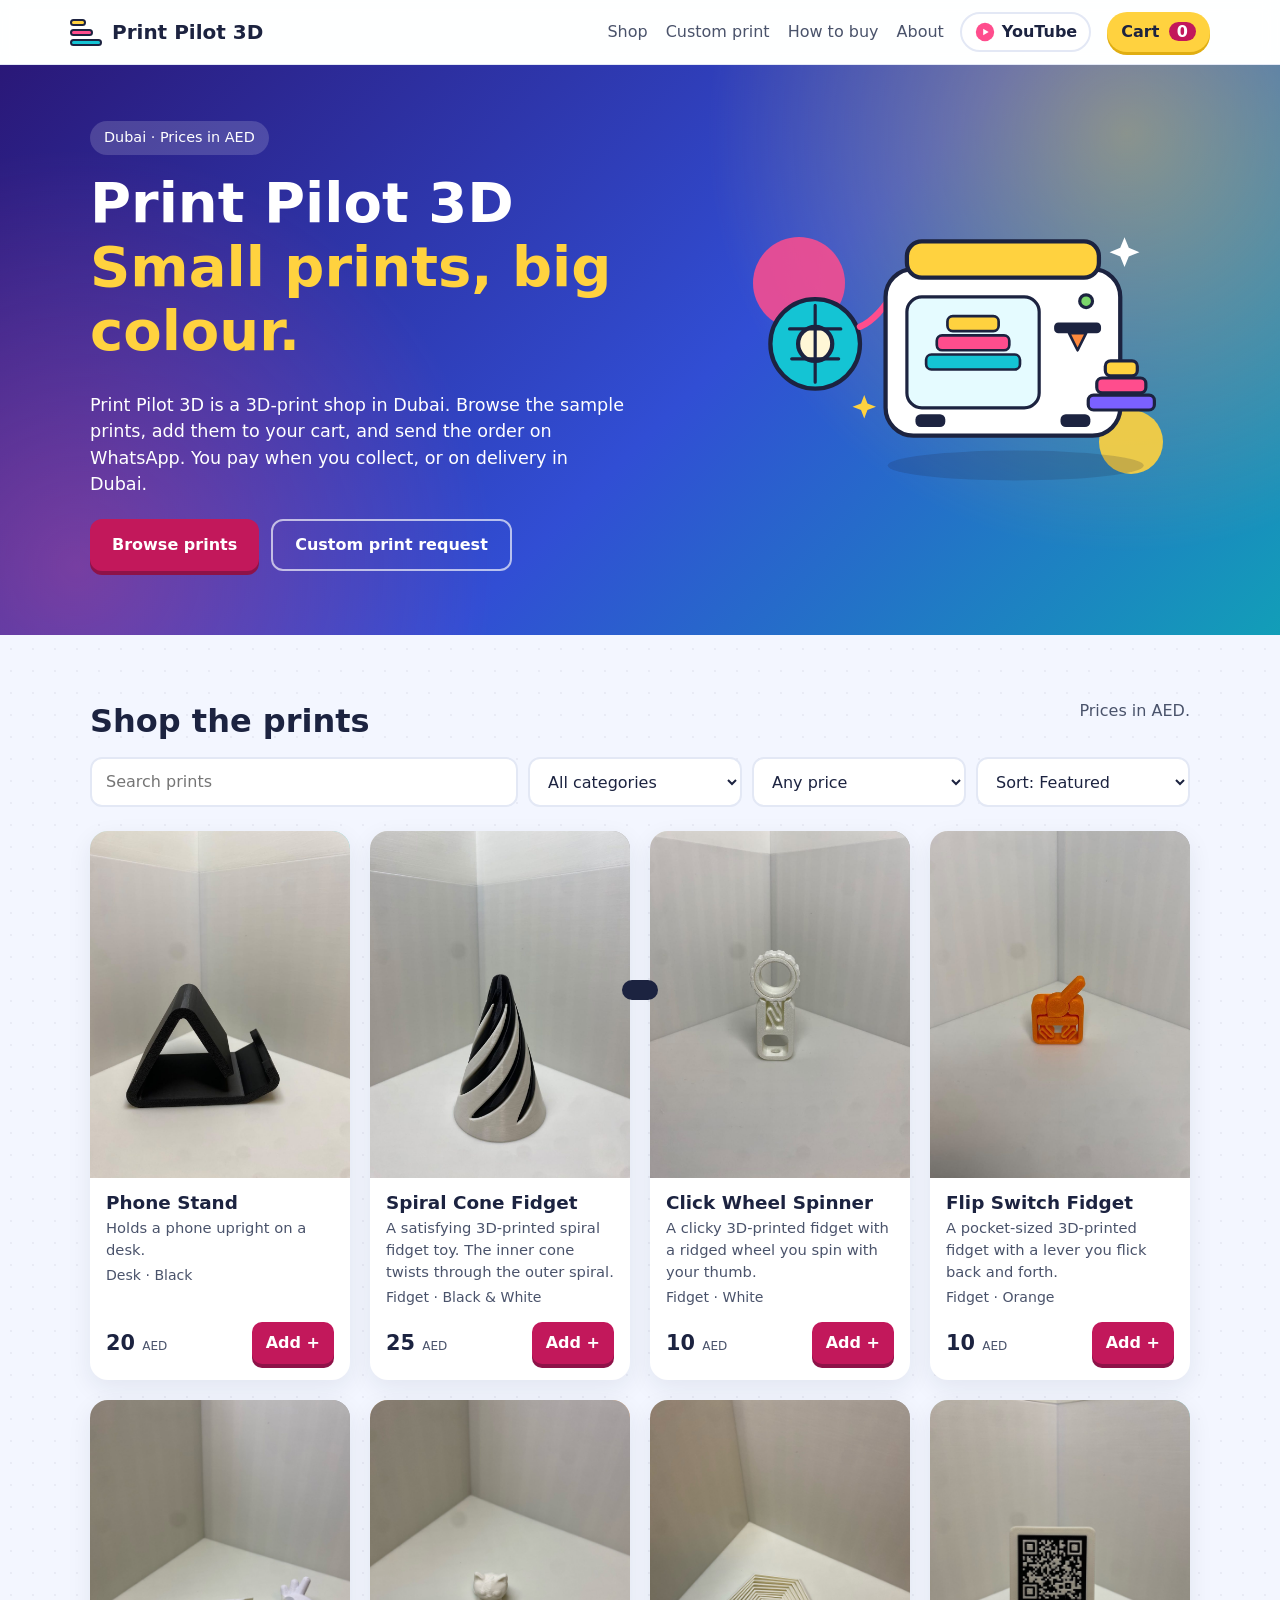
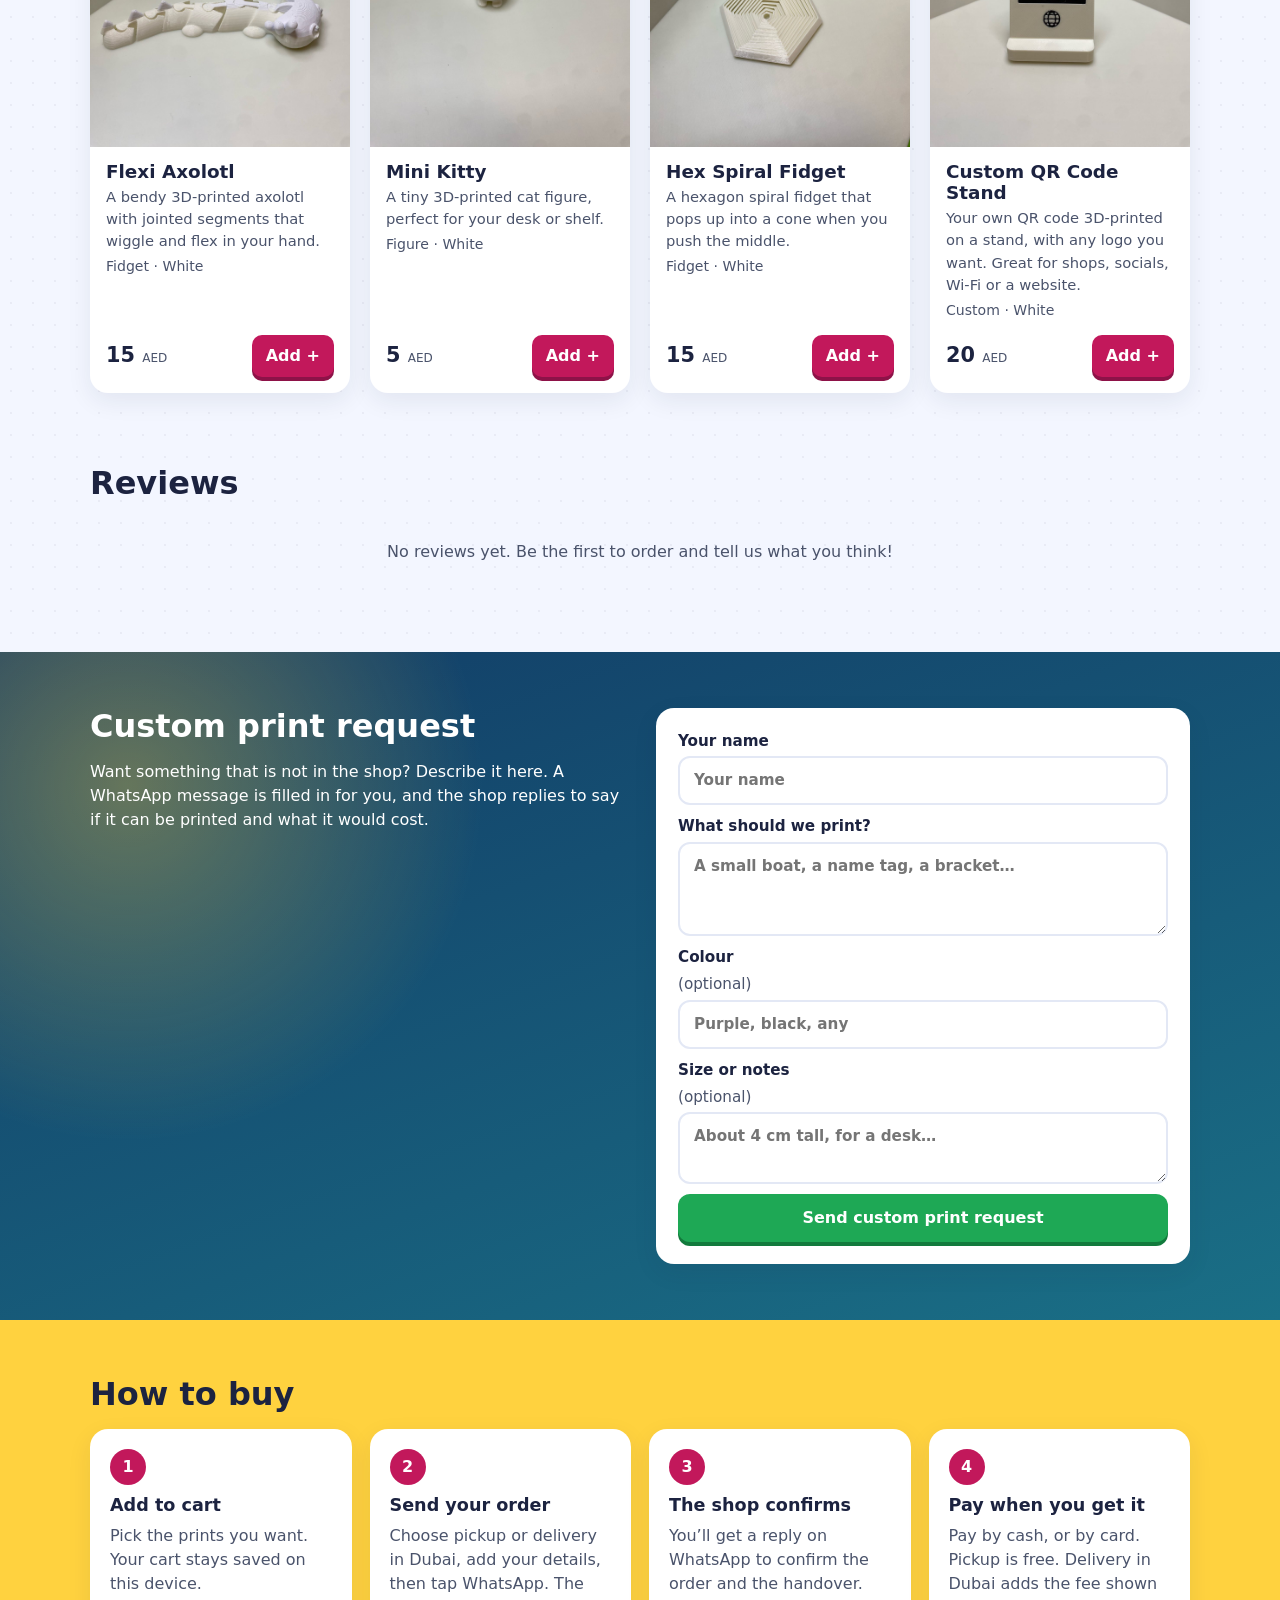
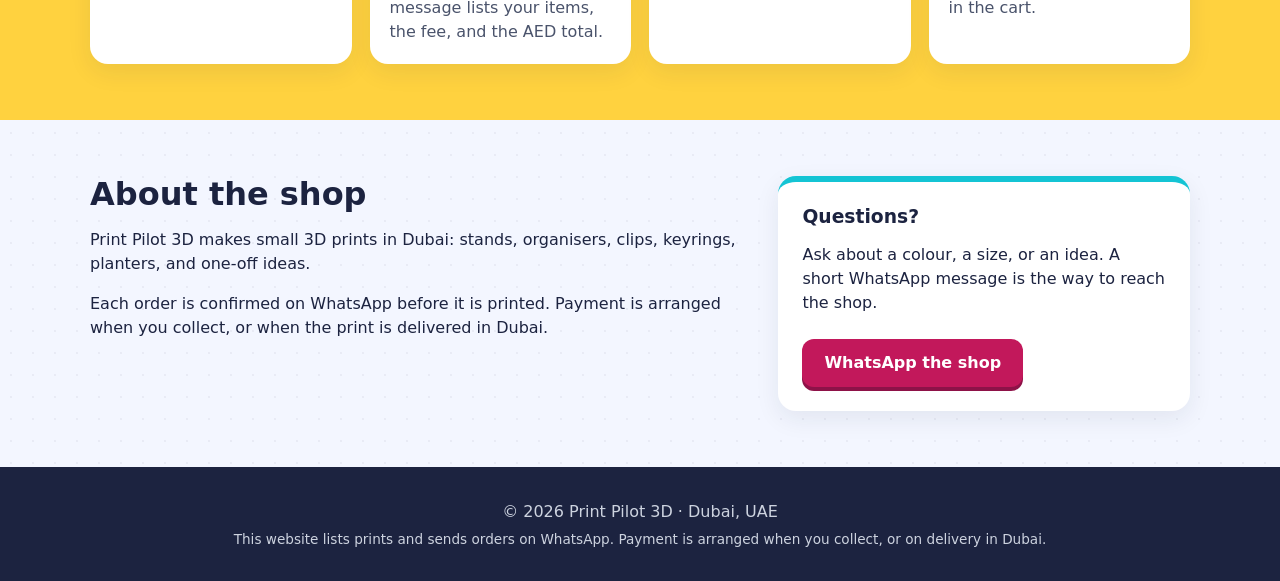
<file: index.html>
<!DOCTYPE html>
<html lang="en">
<head>
<!--
  Print Pilot 3D
  Products, prices, and the WhatsApp number live in script.js (look for SHOP and PRODUCTS).
  The shop name in the title is filled in from that same file.
-->
<meta charset="UTF-8">
<meta name="viewport" content="width=device-width, initial-scale=1">
<meta http-equiv="Content-Security-Policy" content="default-src 'self'; script-src 'self'; style-src 'self' https://fonts.googleapis.com; font-src 'self' https://fonts.gstatic.com; img-src 'self' data:; connect-src 'self' https://formsubmit.co; form-action 'none'; base-uri 'self'; object-src 'none'">
<meta name="referrer" content="strict-origin-when-cross-origin">
<title>Print Pilot 3D | 3D Printed Fidgets &amp; Phone Stands in Dubai, UAE</title>
<meta name="description" content="3D printed fidget toys and phone stands in Dubai, UAE. Order on WhatsApp, pay by cash or card, and choose pickup or delivery across the UAE.">
<meta name="keywords" content="Print Pilot 3D, 3D printed fidget, phone stand, Dubai, UAE, cash, card">
<meta name="theme-color" content="#2a1878">
<link rel="canonical" href="https://printpilot3d.github.io/">
<meta property="og:title" content="Print Pilot 3D | 3D Printed Fidgets &amp; Phone Stands in Dubai, UAE">
<meta property="og:description" content="3D printed fidget toys and phone stands in Dubai, UAE. Order on WhatsApp, pay by cash or card, and choose pickup or delivery across the UAE.">
<meta property="og:url" content="https://printpilot3d.github.io/">
<meta property="og:type" content="website">
<meta property="og:site_name" content="Print Pilot 3D">
<meta property="og:image" content="https://printpilot3d.github.io/images/og-image.jpg">
<meta property="og:image:width" content="1200">
<meta property="og:image:height" content="630">
<meta property="og:image:alt" content="Print Pilot 3D, with a black phone stand and a black and white spiral fidget">
<meta name="twitter:card" content="summary_large_image">
<meta name="twitter:title" content="Print Pilot 3D | 3D Printed Fidgets &amp; Phone Stands in Dubai, UAE">
<meta name="twitter:description" content="3D printed fidget toys and phone stands in Dubai, UAE. Order on WhatsApp, pay by cash or card, and choose pickup or delivery across the UAE.">
<meta name="twitter:image" content="https://printpilot3d.github.io/images/og-image.jpg">
<script type="application/ld+json" id="site-schema">
{
  "@context": "https://schema.org",
  "@graph": [
    {
      "@type": ["Organization", "OnlineStore"],
      "name": "Print Pilot 3D",
      "url": "https://printpilot3d.github.io/",
      "logo": "https://printpilot3d.github.io/favicon.svg",
      "image": "https://printpilot3d.github.io/images/og-image.jpg",
      "sameAs": ["https://www.youtube.com/@PrintPilot3D-p1t"],
      "areaServed": { "@type": "Country", "name": "AE" }
    },
    {
      "@type": "Product",
      "name": "Phone Stand",
      "image": "https://printpilot3d.github.io/images/phone-stand-side.jpg",
      "description": "Holds a phone upright on a desk.",
      "brand": { "@type": "Brand", "name": "Print Pilot 3D" },
      "offers": {
        "@type": "Offer",
        "price": "20",
        "priceCurrency": "AED",
        "availability": "https://schema.org/InStock",
        "url": "https://printpilot3d.github.io/"
      }
    },
    {
      "@type": "Product",
      "name": "Spiral Cone Fidget",
      "image": "https://printpilot3d.github.io/images/spiral-cone-fidget.jpg",
      "description": "A satisfying 3D-printed spiral fidget toy. The inner cone twists through the outer spiral.",
      "brand": { "@type": "Brand", "name": "Print Pilot 3D" },
      "offers": {
        "@type": "Offer",
        "price": "25",
        "priceCurrency": "AED",
        "availability": "https://schema.org/InStock",
        "url": "https://printpilot3d.github.io/"
      }
    },
    {
      "@type": "Product",
      "name": "Click Wheel Spinner",
      "image": "https://printpilot3d.github.io/images/click-wheel-spinner-1.jpg",
      "description": "A clicky 3D-printed fidget with a ridged wheel you spin with your thumb.",
      "brand": { "@type": "Brand", "name": "Print Pilot 3D" },
      "offers": {
        "@type": "Offer",
        "price": "10",
        "priceCurrency": "AED",
        "availability": "https://schema.org/InStock",
        "url": "https://printpilot3d.github.io/"
      }
    },
    {
      "@type": "Product",
      "name": "Flip Switch Fidget",
      "image": "https://printpilot3d.github.io/images/flip-switch-fidget-1.jpg",
      "description": "A pocket-sized 3D-printed fidget with a lever you flick back and forth.",
      "brand": { "@type": "Brand", "name": "Print Pilot 3D" },
      "offers": {
        "@type": "Offer",
        "price": "10",
        "priceCurrency": "AED",
        "availability": "https://schema.org/InStock",
        "url": "https://printpilot3d.github.io/"
      }
    },
    {
      "@type": "Product",
      "name": "Flexi Axolotl",
      "image": "https://printpilot3d.github.io/images/flexi-axolotl-1.jpg",
      "description": "A bendy 3D-printed axolotl with jointed segments that wiggle and flex in your hand.",
      "brand": { "@type": "Brand", "name": "Print Pilot 3D" },
      "offers": {
        "@type": "Offer",
        "price": "15",
        "priceCurrency": "AED",
        "availability": "https://schema.org/InStock",
        "url": "https://printpilot3d.github.io/"
      }
    },
    {
      "@type": "Product",
      "name": "Mini Kitty",
      "image": "https://printpilot3d.github.io/images/mini-kitty-1.jpg",
      "description": "A tiny 3D-printed cat figure, perfect for your desk or shelf.",
      "brand": { "@type": "Brand", "name": "Print Pilot 3D" },
      "offers": {
        "@type": "Offer",
        "price": "5",
        "priceCurrency": "AED",
        "availability": "https://schema.org/InStock",
        "url": "https://printpilot3d.github.io/"
      }
    },
    {
      "@type": "Product",
      "name": "Hex Spiral Fidget",
      "image": "https://printpilot3d.github.io/images/hex-spiral-fidget-1.jpg",
      "description": "A hexagon spiral fidget that pops up into a cone when you push the middle.",
      "brand": { "@type": "Brand", "name": "Print Pilot 3D" },
      "offers": {
        "@type": "Offer",
        "price": "15",
        "priceCurrency": "AED",
        "availability": "https://schema.org/InStock",
        "url": "https://printpilot3d.github.io/"
      }
    },
    {
      "@type": "Product",
      "name": "Custom QR Code Stand",
      "image": "https://printpilot3d.github.io/images/custom-qr-code-stand-1.jpg",
      "description": "Your own QR code 3D-printed on a stand, with any logo you want. Great for shops, socials, Wi-Fi or a website.",
      "brand": { "@type": "Brand", "name": "Print Pilot 3D" },
      "offers": {
        "@type": "Offer",
        "price": "20",
        "priceCurrency": "AED",
        "availability": "https://schema.org/InStock",
        "url": "https://printpilot3d.github.io/"
      }
    }
  ]
}
</script>
<link rel="icon" href="favicon.svg" type="image/svg+xml">
<link href="https://fonts.googleapis.com/css2?family=Fredoka:wght@400;500;600;700&display=swap" rel="stylesheet">
<link rel="stylesheet" href="style.css">
</head>
<body>
<a class="skip" href="#shop">Skip to prints</a>

<header class="topbar" id="top">
  <div class="container topbar-inner">
    <a href="#top" class="brand">
      <span class="brand-mark" aria-hidden="true"><span></span><span></span><span></span></span>
      <span data-shop-name>Print Pilot 3D</span>
    </a>
    <nav class="nav" aria-label="Page">
      <a href="#shop">Shop</a>
      <a href="#custom">Custom print</a>
      <a href="#how">How to buy</a>
      <a href="#about">About</a>
    </nav>
    <a id="youtubeLink" class="yt-link" target="_blank" rel="noopener noreferrer" hidden>
      <svg viewBox="0 0 24 24" aria-hidden="true"><circle cx="12" cy="12" r="10" fill="#ff4d8d"></circle><path d="M10 8.5v7l6-3.5z" fill="#fff"></path></svg>
      <span>YouTube</span>
    </a>
    <button class="cart-btn" id="cartOpen" type="button" aria-label="Open cart">Cart <span id="cartCount">0</span></button>
  </div>
</header>

<section class="hero">
  <div class="container hero-inner">
    <div class="hero-text">
      <span class="pill">Dubai · Prices in AED</span>
      <h1>Print Pilot 3D<br><span class="hl">Small prints, big colour.</span></h1>
      <p>Print Pilot 3D is a 3D-print shop in Dubai. Browse the sample prints, add them to your cart, and send the order on WhatsApp. You pay when you collect, or on delivery in Dubai.</p>
      <div class="hero-cta">
        <a href="#shop" class="btn btn-primary">Browse prints</a>
        <a href="#custom" class="btn btn-ghost">Custom print request</a>
      </div>
    </div>
    <div class="hero-art" aria-hidden="true">
      <span class="blob b1"></span>
      <span class="blob b2"></span>
      <svg class="hero-svg" viewBox="0 0 400 300" preserveAspectRatio="xMidYMid meet">
        <ellipse cx="250" cy="262" rx="120" ry="14" fill="rgba(28,35,64,.18)"/>
        <g class="spool">
          <circle cx="62" cy="148" r="42" fill="#14c4d4" stroke="#1c2340" stroke-width="4"/>
          <circle cx="62" cy="148" r="16" fill="#fff7d6" stroke="#1c2340" stroke-width="4"/>
          <path d="M62 112 v72 M38 134 h48 M40 162 h44" stroke="#1c2340" stroke-width="3" stroke-linecap="round"/>
        </g>
        <path d="M104 132 C132 120 140 78 168 74" fill="none" stroke="#ff4d8d" stroke-width="6" stroke-linecap="round"/>
        <rect x="128" y="78" width="220" height="156" rx="26" fill="#ffffff" stroke="#1c2340" stroke-width="4"/>
        <rect x="148" y="52" width="180" height="34" rx="14" fill="#ffd23f" stroke="#1c2340" stroke-width="4"/>
        <circle cx="316" cy="108" r="6" fill="#7bd66a" stroke="#1c2340" stroke-width="3"/>
        <rect x="148" y="104" width="124" height="104" rx="14" fill="#e5fbff" stroke="#1c2340" stroke-width="3"/>
        <rect x="166" y="158" width="88" height="14" rx="5" fill="#14c4d4" stroke="#1c2340" stroke-width="2.5"/>
        <rect x="176" y="140" width="68" height="14" rx="5" fill="#ff4d8d" stroke="#1c2340" stroke-width="2.5"/>
        <rect x="186" y="122" width="48" height="14" rx="5" fill="#ffd23f" stroke="#1c2340" stroke-width="2.5"/>
        <rect x="286" y="128" width="44" height="10" rx="4" fill="#1c2340"/>
        <path d="M300 138 h16 l-8 16 z" fill="#ff8a3d" stroke="#1c2340" stroke-width="2.5" stroke-linejoin="round"/>
        <rect x="156" y="214" width="28" height="12" rx="5" fill="#1c2340"/>
        <rect x="292" y="214" width="28" height="12" rx="5" fill="#1c2340"/>
        <g class="mini-print">
          <rect x="318" y="196" width="62" height="14" rx="5" fill="#7b61ff" stroke="#1c2340" stroke-width="3"/>
          <rect x="326" y="180" width="46" height="14" rx="5" fill="#ff4d8d" stroke="#1c2340" stroke-width="3"/>
          <rect x="334" y="164" width="30" height="14" rx="5" fill="#ffd23f" stroke="#1c2340" stroke-width="3"/>
        </g>
        <path d="M352 48 l4 10 10 4 -10 4 -4 10 -4 -10 -10 -4 10 -4 z" fill="#ffffff"/>
        <path d="M108 196 l3 8 8 3 -8 3 -3 8 -3 -8 -8 -3 8 -3 z" fill="#ffd23f"/>
      </svg>
    </div>
  </div>
</section>

<main id="shop" class="container">
  <div class="section-head">
    <h2>Shop the prints</h2>
    <p class="muted">Prices in AED.</p>
  </div>

  <p id="exampleBanner" class="notice" hidden><strong>Example prints.</strong> Anything with an EXAMPLE label is a sample, not real stock. Replace those in <code>script.js</code> before you take orders.</p>

  <div class="filters">
    <input type="search" id="search" placeholder="Search prints" aria-label="Search prints">
    <select id="categoryFilter" aria-label="Filter by category"><option value="all">All categories</option></select>
    <select id="priceFilter" aria-label="Filter by price">
      <option value="all">Any price</option>
      <option value="under-25">Under 25 AED</option>
      <option value="25-40">25 – 40 AED</option>
      <option value="over-40">Over 40 AED</option>
    </select>
    <select id="sort" aria-label="Sort">
      <option value="default">Sort: Featured</option>
      <option value="price-asc">Price: low to high</option>
      <option value="price-desc">Price: high to low</option>
      <option value="name">Name A–Z</option>
    </select>
  </div>

  <div id="grid" class="grid"></div>
  <p id="empty" class="empty" hidden>No prints match that search. Try a different word.</p>

  <section id="reviews" class="reviews" aria-labelledby="reviewsTitle">
    <div class="section-head">
      <h2 id="reviewsTitle">Reviews</h2>
    </div>
    <div id="reviewList" class="review-list" hidden></div>
    <p id="reviewEmpty" class="empty" hidden>No reviews yet. Be the first to order and tell us what you think!</p>
  </section>
</main>

<section id="custom" class="custom-band">
  <div class="container custom-inner">
    <div>
      <h2>Custom print request</h2>
      <p>Want something that is not in the shop? Describe it here. A WhatsApp message is filled in for you, and the shop replies to say if it can be printed and what it would cost.</p>
    </div>
    <form id="customForm" class="custom-form">
      <label>Your name
        <input name="name" required maxlength="80" autocomplete="name" placeholder="Your name">
      </label>
      <label>What should we print?
        <textarea name="idea" required maxlength="400" rows="3" placeholder="A small boat, a name tag, a bracket…"></textarea>
      </label>
      <label>Colour <span class="optional">(optional)</span>
        <input name="colour" maxlength="40" placeholder="Purple, black, any">
      </label>
      <label>Size or notes <span class="optional">(optional)</span>
        <textarea name="notes" maxlength="300" rows="2" placeholder="About 4 cm tall, for a desk…"></textarea>
      </label>
      <p class="form-error" id="customError" hidden></p>
      <button type="submit" class="btn btn-wa">Send custom print request</button>
      <a id="customWaLink" class="fallback" href="#" target="_blank" rel="noopener noreferrer" hidden>WhatsApp did not open? Tap here to send the message.</a>
    </form>
  </div>
</section>

<section id="how" class="band">
  <div class="container">
    <h2>How to buy</h2>
    <ol class="steps">
      <li><span>1</span><h3>Add to cart</h3><p>Pick the prints you want. Your cart stays saved on this device.</p></li>
      <li><span>2</span><h3>Send your order</h3><p>Choose pickup or delivery in Dubai, add your details, then tap WhatsApp. The message lists your items, the fee, and the AED total.</p></li>
      <li><span>3</span><h3>The shop confirms</h3><p>You’ll get a reply on WhatsApp to confirm the order and the handover.</p></li>
      <li><span>4</span><h3>Pay when you get it</h3><p>Pay by cash, or by card. Pickup is free. Delivery in Dubai adds the fee shown in the cart.</p></li>
    </ol>
  </div>
</section>

<section id="about" class="container about">
  <div>
    <h2>About the shop</h2>
    <p>Print Pilot 3D makes small 3D prints in Dubai: stands, organisers, clips, keyrings, planters, and one-off ideas.</p>
    <p>Each order is confirmed on WhatsApp before it is printed. Payment is arranged when you collect, or when the print is delivered in Dubai.</p>
  </div>
  <div class="about-box">
    <h3>Questions?</h3>
    <p>Ask about a colour, a size, or an idea. A short WhatsApp message is the way to reach the shop.</p>
    <a class="btn btn-primary" id="waContact" href="#" target="_blank" rel="noopener noreferrer">WhatsApp the shop</a>
  </div>
</section>

<footer class="footer">
  <div class="container">
    <p>© <span id="year"></span> <span data-shop-name>Print Pilot 3D</span> · Dubai, UAE</p>
    <p class="small">This website lists prints and sends orders on WhatsApp. Payment is arranged when you collect, or on delivery in Dubai.</p>
  </div>
</footer>

<div class="overlay" id="overlay" hidden></div>
<aside class="drawer" id="drawer" aria-hidden="true" aria-label="Shopping cart">
  <div class="drawer-head">
    <h2>Your cart</h2>
    <button class="icon-btn" id="cartClose" type="button" aria-label="Close cart">✕</button>
  </div>
  <div id="cartItems" class="cart-items"></div>
  <div class="cart-breakdown">
    <div class="cart-line"><span>Subtotal</span><strong id="cartSubtotal">0 AED</strong></div>
    <div class="cart-line"><span id="feeLabel">Pickup (free)</span><strong id="cartFee">0 AED</strong></div>
    <div class="cart-total"><span>Total</span><strong id="cartTotal">0 AED</strong></div>
  </div>

  <form id="orderForm" class="order-form" novalidate>
    <h3>Checkout</h3>
    <p class="small muted">This sends your order on WhatsApp so the shop can confirm it. Pickup is free. Delivery in Dubai is added to the total.</p>
    <fieldset class="ship-choice">
      <legend>How should we hand it over?</legend>
      <label class="ship-option">
        <input type="radio" name="fulfillment" value="pickup" checked>
        <span><strong>Pickup (free)</strong><small>Collect in Dubai</small></span>
      </label>
      <label class="ship-option">
        <input type="radio" name="fulfillment" value="delivery">
        <span><strong id="deliveryOptionName">Delivery in Dubai (+15 AED)</strong><small>Added to the total</small></span>
      </label>
    </fieldset>
    <fieldset class="ship-choice">
      <legend>How will you pay?</legend>
      <label class="ship-option">
        <input type="radio" name="payment" value="cash" checked>
        <span><strong>Cash on pickup or delivery</strong></span>
      </label>
      <label class="ship-option" id="cardOption">
        <input type="radio" name="payment" value="card">
        <span><strong>Pay with credit card</strong><small id="cardOptionNote">We'll send you a secure card payment link on WhatsApp.</small></span>
      </label>
    </fieldset>
    <label>Name
      <input name="name" required maxlength="80" autocomplete="name" placeholder="Your name">
    </label>
    <label>Phone
      <input name="phone" type="tel" required maxlength="30" autocomplete="tel" inputmode="tel" placeholder="05x xxx xxxx">
    </label>
    <div id="addressFields" hidden>
      <label>Area
        <input id="areaInput" name="area" maxlength="80" autocomplete="address-level2" placeholder="Marina, JVC, Deira…">
      </label>
      <label>Building / villa
        <input id="buildingInput" name="building" maxlength="120" autocomplete="address-line1" placeholder="Building, villa, and apartment">
      </label>
    </div>
    <label>Address
      <input id="addressInput" name="address" maxlength="120" autocomplete="street-address" placeholder="Full address">
    </label>
    <div id="qrFields" hidden>
      <label>QR code link
        <input id="qrInput" name="qr" maxlength="200" inputmode="url" placeholder="Website, Wi-Fi page, or social link">
      </label>
      <label>Logo / colours
        <input id="logoInput" name="logo" maxlength="80" placeholder="Shop name or colours">
      </label>
      <p class="small muted">Send your logo image to us on WhatsApp after ordering.</p>
    </div>
    <label>Notes
      <textarea name="notes" maxlength="300" rows="2" placeholder="Colour, gate, floor, or anything else"></textarea>
    </label>
    <p class="form-error" id="formError" hidden></p>
    <button type="submit" class="btn btn-wa">Order on WhatsApp</button>
    <a id="orderWaLink" class="fallback" href="#" target="_blank" rel="noopener noreferrer" hidden>WhatsApp did not open? Tap here to send the message.</a>
    <div id="cardPaySection" hidden>
      <h3>Pay by card</h3>
      <div id="cardPayButtons"></div>
      <p id="cardPayNote" class="small muted" hidden></p>
    </div>
    <button type="button" class="link-btn" id="clearCart">Clear cart</button>
    <a class="link-btn" href="#custom" id="customFromCart">Custom print request</a>
  </form>
</aside>

<div class="toast" id="toast" role="status" aria-live="polite"></div>
<noscript><p class="noscript">This shop needs JavaScript to show the prints and the cart.</p></noscript>
<script src="script.js"></script>
</body>
</html>
</file>
<file: style.css>
/* =====================================================================
   Colours — change these to recolour the whole shop.
   Cyan, magenta, and yellow are the filament colours of Print Pilot 3D.
   ===================================================================== */
:root {
  --cyan: #14c4d4;
  --cyan-d: #0b7f8c;
  --magenta: #ff4d8d;
  --magenta-d: #c2185b;
  --yellow: #ffd23f;
  --yellow-d: #e0ae12;
  --orange: #ff8a3d;
  --violet: #6d56e8;
  --lime: #5cb85c;
  --ink: #1c2340;
  --muted: #4a536b;
  --bg: #f3f6ff;
  --card: #fff;
  --line: #e3e8f5;
  --radius: 18px;
  --shadow: 0 8px 24px rgba(28, 35, 64, .08);
}

* { box-sizing: border-box; }
html { scroll-behavior: smooth; }
body {
  margin: 0;
  font-family: "Fredoka", system-ui, -apple-system, "Segoe UI", Roboto, sans-serif;
  color: var(--ink);
  background-color: var(--bg);
  background-image: radial-gradient(rgba(28, 35, 64, .05) 1px, transparent 1px);
  background-size: 22px 22px;
  line-height: 1.5;
  overflow-wrap: break-word;
}
body.lock { overflow: hidden; }
a { color: inherit; }
h1, h2, h3 { line-height: 1.15; margin: 0 0 .5em; }
button, input, select, textarea { font: inherit; color: inherit; }
.container { max-width: 1140px; margin: 0 auto; padding: 0 20px; }
.muted { color: var(--muted); }
.small { font-size: .85rem; }
.optional { font-weight: 500; color: var(--muted); }

.skip {
  position: absolute;
  left: 12px;
  top: -48px;
  background: #fff;
  color: var(--ink);
  padding: 8px 12px;
  border-radius: 10px;
  z-index: 80;
}
.skip:focus { top: 12px; }

.topbar {
  position: sticky;
  top: 0;
  z-index: 20;
  background: rgba(255, 255, 255, .92);
  backdrop-filter: blur(8px);
  border-bottom: 1px solid var(--line);
}
.topbar-inner {
  display: flex;
  align-items: center;
  gap: 16px;
  min-height: 64px;
  flex-wrap: wrap;
  padding: 8px 0;
}
.brand {
  display: flex;
  align-items: center;
  gap: 10px;
  font-weight: 700;
  font-size: 1.25rem;
  text-decoration: none;
}
.brand-mark {
  width: 32px;
  height: 32px;
  display: grid;
  align-content: center;
  gap: 3px;
}
.brand-mark span {
  display: block;
  height: 7px;
  border-radius: 4px;
  border: 2px solid var(--ink);
}
.brand-mark span:nth-child(1) { width: 16px; background: var(--yellow); }
.brand-mark span:nth-child(2) { width: 23px; background: var(--magenta); }
.brand-mark span:nth-child(3) { width: 32px; background: var(--cyan); margin-left: 0; }
.nav { display: flex; gap: 18px; margin-left: auto; flex-wrap: wrap; }
.nav a { text-decoration: none; font-weight: 500; color: var(--muted); }
.nav a:hover { color: var(--cyan-d); }
.yt-link {
  display: inline-flex;
  align-items: center;
  gap: 6px;
  text-decoration: none;
  font-weight: 700;
  background: #fff;
  border: 2px solid var(--line);
  color: var(--ink);
  border-radius: 999px;
  padding: 6px 12px;
  min-height: 40px;
}
.yt-link svg { width: 22px; height: 22px; display: block; }
.yt-link[hidden] { display: none; }
.cart-btn {
  border: 0;
  background: var(--yellow);
  font-weight: 600;
  padding: 8px 14px;
  border-radius: 999px;
  cursor: pointer;
  box-shadow: 0 3px 0 var(--yellow-d);
}
.cart-btn span {
  background: var(--magenta-d);
  color: #fff;
  border-radius: 999px;
  padding: 0 8px;
  margin-left: 4px;
}
.cart-btn.bump { animation: bump .4s; }
@keyframes bump { 50% { transform: scale(1.12); } }

.hero {
  background:
    radial-gradient(circle at 88% 12%, rgba(255, 210, 63, .45), transparent 34%),
    radial-gradient(circle at 6% 88%, rgba(255, 77, 141, .35), transparent 32%),
    linear-gradient(135deg, #2a1878 0%, #314ed4 55%, #129eb8 100%);
  color: #fff;
  overflow: hidden;
}
.hero-inner {
  display: grid;
  grid-template-columns: 1.15fr .85fr;
  gap: 30px;
  align-items: center;
  padding-top: 56px;
  padding-bottom: 64px;
}
.hero h1 { font-size: clamp(2.1rem, 5vw, 3.5rem); }
.hl { color: var(--yellow); }
.hero p { font-size: 1.1rem; max-width: 540px; }
.pill {
  display: inline-block;
  background: rgba(255, 255, 255, .16);
  padding: 6px 14px;
  border-radius: 999px;
  font-size: .9rem;
  margin-bottom: 16px;
}
.hero-cta { display: flex; gap: 12px; flex-wrap: wrap; margin-top: 22px; }
.btn {
  display: inline-flex;
  align-items: center;
  justify-content: center;
  gap: 6px;
  border: 0;
  font-weight: 600;
  padding: 12px 22px;
  border-radius: 12px;
  cursor: pointer;
  text-decoration: none;
  text-align: center;
  transition: transform .15s, box-shadow .15s;
}
.btn:hover { transform: translateY(-2px); }
.btn:disabled { transform: none; }
.btn-primary { background: var(--magenta-d); color: #fff; box-shadow: 0 4px 0 #8e1248; }
.btn-ghost { background: #fff; color: var(--ink); border: 2px solid var(--line); }
.hero .btn-ghost { background: transparent; color: #fff; border-color: rgba(255, 255, 255, .65); }
.btn-wa { background: #1ea855; color: #fff; box-shadow: 0 4px 0 #127a3c; width: 100%; }
.hero-art { position: relative; height: 320px; }
.hero-svg { position: relative; z-index: 1; width: 100%; height: 100%; display: block; }
.blob { position: absolute; border-radius: 50%; z-index: 0; }
.b1 { width: 92px; height: 92px; background: rgba(255, 77, 141, .85); left: 4%; top: 16%; }
.b2 { width: 64px; height: 64px; background: rgba(255, 210, 63, .9); right: 6%; bottom: 10%; }
.spool, .mini-print { transform-box: fill-box; transform-origin: center; }
.spool { animation: bob 5s ease-in-out infinite; }
.mini-print { animation: bob 4.2s ease-in-out infinite; animation-delay: -1.4s; }
@keyframes bob { 50% { transform: translateY(-8px); } }

.section-head {
  display: flex;
  justify-content: space-between;
  align-items: end;
  flex-wrap: wrap;
  gap: 8px;
  margin: 48px 0 18px;
}
.section-head h2 { font-size: 2rem; margin: 0; }
.notice {
  background: #fff4f8;
  border: 2px dashed var(--magenta-d);
  border-radius: 16px;
  padding: 12px 16px;
  margin: 0 0 18px;
}
.notice code {
  font-family: ui-monospace, SFMono-Regular, Menlo, Consolas, monospace;
  font-size: .92em;
  background: #fff;
  padding: 0 5px;
  border-radius: 5px;
}
.filters { display: grid; grid-template-columns: 2fr 1fr 1fr 1fr; gap: 10px; margin-bottom: 24px; }
.filters input, .filters select, .order-form input:not([type="radio"]), .order-form textarea, .custom-form input, .custom-form textarea {
  font: inherit;
  padding: 11px 14px;
  border: 2px solid var(--line);
  border-radius: 12px;
  background: #fff;
  width: 100%;
}
.filters input:focus, .filters select:focus, .order-form input:focus, .order-form textarea:focus, .custom-form input:focus, .custom-form textarea:focus {
  outline: none;
  border-color: var(--violet);
  box-shadow: 0 0 0 3px rgba(109, 86, 232, .18);
}
:focus-visible { outline: 3px solid var(--violet); outline-offset: 2px; }

.grid {
  display: grid;
  grid-template-columns: repeat(auto-fill, minmax(230px, 1fr));
  gap: 20px;
  padding-bottom: 64px;
}
.product {
  background: var(--card);
  border-radius: var(--radius);
  box-shadow: var(--shadow);
  overflow: hidden;
  display: flex;
  flex-direction: column;
  transition: transform .2s, box-shadow .2s;
}
.product:hover { transform: translateY(-4px); box-shadow: 0 14px 30px rgba(28, 35, 64, .14); }
.thumb {
  position: relative;
  aspect-ratio: 4 / 3;
  display: flex;
  align-items: flex-end;
  justify-content: center;
  padding: 12px 12px 8px;
  background: linear-gradient(135deg, #ddd6ff, var(--violet));
}
.art { width: min(88%, 230px); margin-top: 16px; }
.art svg, .ci-thumb svg { width: 100%; height: auto; display: block; }
.art img.photo, .ci-thumb img.photo { width: 100%; height: 100%; object-fit: cover; object-position: center; display: block; }
.thumb.has-photo { padding: 0; align-items: stretch; }
.thumb.has-photo .art { position: relative; width: 100%; height: 100%; margin: 0; }
.thumb.has-photo .art img.photo { border-radius: 0; }
.thumb .photo-alt { position: absolute; inset: 0; opacity: 0; }
.thumb:hover .photo-alt,
.thumb.show-alt .photo-alt { opacity: 1; }
.ci-thumb.has-photo { padding: 0; overflow: hidden; }
.ci-thumb.has-photo img.photo { border-radius: 10px; }
.tag {
  position: absolute;
  z-index: 2;
  top: 10px;
  left: 10px;
  background: var(--ink);
  color: #fff;
  border: 2px solid var(--yellow);
  font-size: .72rem;
  font-weight: 700;
  padding: 2px 9px;
  border-radius: 999px;
  letter-spacing: .04em;
}
.p-body { padding: 14px 16px 16px; display: flex; flex-direction: column; gap: 4px; flex: 1; }
.p-body h3 { font-size: 1.15rem; margin: 0; }
.blurb { margin: 0; color: var(--muted); font-size: .92rem; }
.p-meta { font-size: .88rem; color: var(--muted); }
.example-note {
  margin: 2px 0 0;
  font-size: .75rem;
  font-weight: 700;
  letter-spacing: .03em;
  text-transform: uppercase;
  color: var(--magenta-d);
}
.p-foot { display: flex; justify-content: space-between; align-items: center; margin-top: auto; padding-top: 10px; gap: 8px; }
.price { font-size: 1.3rem; font-weight: 700; }
.price small { font-size: .75rem; color: var(--muted); font-weight: 500; }
.add { padding: 9px 14px; border-radius: 10px; }
.add:disabled { background: #b7bdcc; box-shadow: none; cursor: not-allowed; color: #fff; }
.empty { text-align: center; color: var(--muted); padding: 20px 0 60px; }
.reviews { padding-bottom: 12px; }
.reviews .section-head { margin-top: 8px; }
.review-list { display: grid; grid-template-columns: repeat(auto-fill, minmax(240px, 1fr)); gap: 16px; padding-bottom: 36px; }
.review-list[hidden] { display: none; }
.review { background: var(--card); border-radius: var(--radius); box-shadow: var(--shadow); padding: 16px 18px; }
.review-text { margin: 0 0 10px; }
.review-who { margin: 0; font-weight: 700; }
.review-product { margin: 2px 0 0; color: var(--muted); font-size: .88rem; }
.stars { margin: 0 0 8px; color: #7a5b00; letter-spacing: .08em; font-size: 1.05rem; }

/* Picture backgrounds. The class is "t-" plus the category in lowercase.
   Desk, Tech, Fidget, Figure, Custom, Cables, Gifts, and Home are ready. A new category uses purple
   unless you add a matching rule here. */
.t-desk { background: linear-gradient(135deg, #c8f6fb, #14c4d4); }
.t-fidget { background: linear-gradient(135deg, #f7f7f8, #2c2c33); }
.t-figure { background: linear-gradient(135deg, #ffe8c7, #ff8a3d); }
.t-tech { background: linear-gradient(135deg, #ddd6ff, #6d56e8); }
.t-custom { background: linear-gradient(135deg, #e7f9fc, #14c4d4); }
.t-cables { background: linear-gradient(135deg, #ffe0c2, #ff8a3d); }
.t-gifts { background: linear-gradient(135deg, #ffd0e2, #ff4d8d); }
.t-home { background: linear-gradient(135deg, #d9f5c8, #5cb85c); }

.custom-band {
  background:
    radial-gradient(circle at 10% 20%, rgba(255, 210, 63, .35), transparent 28%),
    linear-gradient(160deg, #123c66 0%, #1a6f86 100%);
  color: #fff;
  padding: 56px 0;
}
.custom-band h2 { font-size: 2rem; }
.custom-inner { display: grid; grid-template-columns: 1fr 1fr; gap: 32px; align-items: start; }
.custom-form, .about-box, .steps li {
  background: #fff;
  color: var(--ink);
  border-radius: var(--radius);
  box-shadow: var(--shadow);
}
.custom-form { padding: 22px; display: flex; flex-direction: column; gap: 10px; }
.custom-form label, .order-form label { display: flex; flex-direction: column; gap: 4px; font-weight: 600; font-size: .95rem; }

.band { background: var(--yellow); padding: 56px 0; }
.band h2 { font-size: 2rem; }
.steps { list-style: none; padding: 0; margin: 0; display: grid; grid-template-columns: repeat(4, 1fr); gap: 18px; }
.steps li { padding: 20px; }
.steps span {
  display: inline-grid;
  place-items: center;
  width: 36px;
  height: 36px;
  border-radius: 50%;
  background: var(--magenta-d);
  color: #fff;
  font-weight: 700;
  margin-bottom: 10px;
}
.steps h3 { font-size: 1.1rem; }
.steps p { margin: 0; color: var(--muted); }

.about { display: grid; grid-template-columns: 1.6fr 1fr; gap: 30px; padding: 56px 20px; align-items: start; }
.about h2 { font-size: 2rem; }
.about-box { padding: 24px; border-top: 6px solid var(--cyan); }
.about-box .btn { margin-top: 8px; }

.footer { background: var(--ink); color: #cdd3df; padding: 28px 0; text-align: center; }
.footer p { margin: .3em 0; }

.overlay { position: fixed; inset: 0; background: rgba(10, 14, 25, .45); z-index: 30; }
.drawer {
  position: fixed;
  top: 0;
  right: 0;
  height: 100%;
  width: min(420px, 100%);
  background: #fff;
  z-index: 40;
  transform: translateX(100%);
  transition: transform .3s ease;
  display: flex;
  flex-direction: column;
  padding: 20px;
  overflow-y: auto;
}
.drawer.open { transform: none; }
.drawer-head { display: flex; justify-content: space-between; align-items: center; }
.drawer-head h2 { margin: 0; }
.icon-btn {
  border: 0;
  background: var(--bg);
  width: 36px;
  height: 36px;
  border-radius: 50%;
  cursor: pointer;
  font-size: 1rem;
}
.cart-items { margin: 16px 0; display: flex; flex-direction: column; gap: 10px; }
.cart-empty { color: var(--muted); text-align: center; padding: 20px 0; }
.ci {
  display: grid;
  grid-template-columns: 52px 1fr auto;
  gap: 10px;
  align-items: center;
  padding: 10px;
  border: 1px solid var(--line);
  border-radius: 12px;
}
.ci-thumb {
  width: 52px;
  height: 52px;
  border-radius: 10px;
  display: grid;
  place-items: center;
  padding: 4px;
}
.ci-name { font-weight: 600; font-size: .95rem; }
.ci-sub { font-size: .8rem; color: var(--muted); }
.qty { display: flex; align-items: center; gap: 6px; }
.qty button {
  width: 32px;
  height: 32px;
  border-radius: 8px;
  border: 1px solid var(--line);
  background: #fff;
  cursor: pointer;
}
.ci-remove {
  border: 0;
  background: none;
  color: var(--magenta-d);
  cursor: pointer;
  padding: 0;
  font-size: .8rem;
}
.cart-breakdown { display: flex; flex-direction: column; gap: 6px; padding-top: 12px; }
.cart-line, .cart-total { display: flex; justify-content: space-between; gap: 12px; align-items: baseline; }
.cart-line { font-size: .95rem; color: var(--muted); }
.cart-line strong { color: var(--ink); font-weight: 600; }
.cart-total {
  font-size: 1.2rem;
  padding-top: 8px;
  border-top: 2px dashed var(--line);
}
.ship-choice { border: 0; margin: 0; padding: 0; display: grid; gap: 8px; }
.ship-choice legend { font-weight: 700; padding: 0; margin-bottom: 2px; }
.order-form .ship-option {
  display: grid;
  grid-template-columns: 1.15rem 1fr;
  flex-direction: row;
  gap: 10px;
  align-items: center;
  border: 2px solid var(--line);
  border-radius: 12px;
  padding: 12px;
  cursor: pointer;
  min-height: 44px;
  font-weight: 500;
  text-align: left;
}
.order-form .ship-option[hidden] { display: none; }
.ship-option.selected { border-color: var(--cyan-d); background: #e7f9fc; }
.ship-option strong { display: block; font-weight: 700; }
.ship-option small { display: block; color: var(--muted); font-weight: 500; }
.ship-option input { width: 1.15rem; height: 1.15rem; margin: 0; accent-color: var(--cyan-d); }
#addressFields, #qrFields { display: grid; gap: 10px; }
#addressFields[hidden], #qrFields[hidden] { display: none; }
.order-form { display: flex; flex-direction: column; gap: 10px; margin-top: 6px; }
.order-form h3 { margin: 0; }
.form-error { color: var(--magenta-d); margin: 0; font-size: .9rem; font-weight: 600; }
.fallback { font-size: .9rem; font-weight: 600; color: var(--cyan-d); }
#cardPaySection { display: grid; gap: 8px; }
#cardPaySection[hidden] { display: none; }
#cardPayButtons { display: grid; gap: 8px; }
#cardPayButtons .btn { width: 100%; }
#cardPayNote { margin: 0; }
.link-btn {
  background: none;
  border: 0;
  color: var(--muted);
  text-decoration: underline;
  cursor: pointer;
  font-size: .85rem;
  padding: 0;
  text-align: left;
}
.toast {
  position: fixed;
  bottom: 20px;
  left: 50%;
  transform: translate(-50%, 120px);
  background: var(--ink);
  color: #fff;
  padding: 10px 18px;
  border-radius: 999px;
  z-index: 50;
  transition: transform .3s;
  font-weight: 500;
  max-width: calc(100% - 32px);
  text-align: center;
}
.toast.show { transform: translate(-50%, 0); }
.noscript {
  margin: 0;
  padding: 12px 16px;
  background: var(--yellow);
  text-align: center;
}

@media (max-width: 860px) {
  .hero-inner { grid-template-columns: 1fr; padding-top: 36px; padding-bottom: 36px; }
  .hero-art { height: 240px; }
  .filters { grid-template-columns: 1fr 1fr; }
  .filters input { grid-column: 1 / -1; }
  .steps, .custom-inner, .about { grid-template-columns: 1fr; }
}
@media (max-width: 640px) {
  .nav { order: 3; flex: 1 0 100%; margin-left: 0; justify-content: space-between; gap: 10px; }
  .cart-btn { margin-left: auto; }
  .steps { grid-template-columns: 1fr; }
  .grid { grid-template-columns: 1fr 1fr; gap: 12px; }
  .p-body { padding: 10px 12px 12px; }
  .p-body h3 { font-size: 1rem; }
  .p-foot { flex-direction: column; align-items: stretch; }
  .price { font-size: 1.1rem; }
  .add { min-height: 44px; }
  .container { padding-left: 16px; padding-right: 16px; }
}
@media (max-width: 380px) {
  .grid { grid-template-columns: 1fr; }
}
@media (prefers-reduced-motion: reduce) {
  html { scroll-behavior: auto; }
  *, *::before, *::after {
    animation: none !important;
    transition: none !important;
  }
}
</file>
